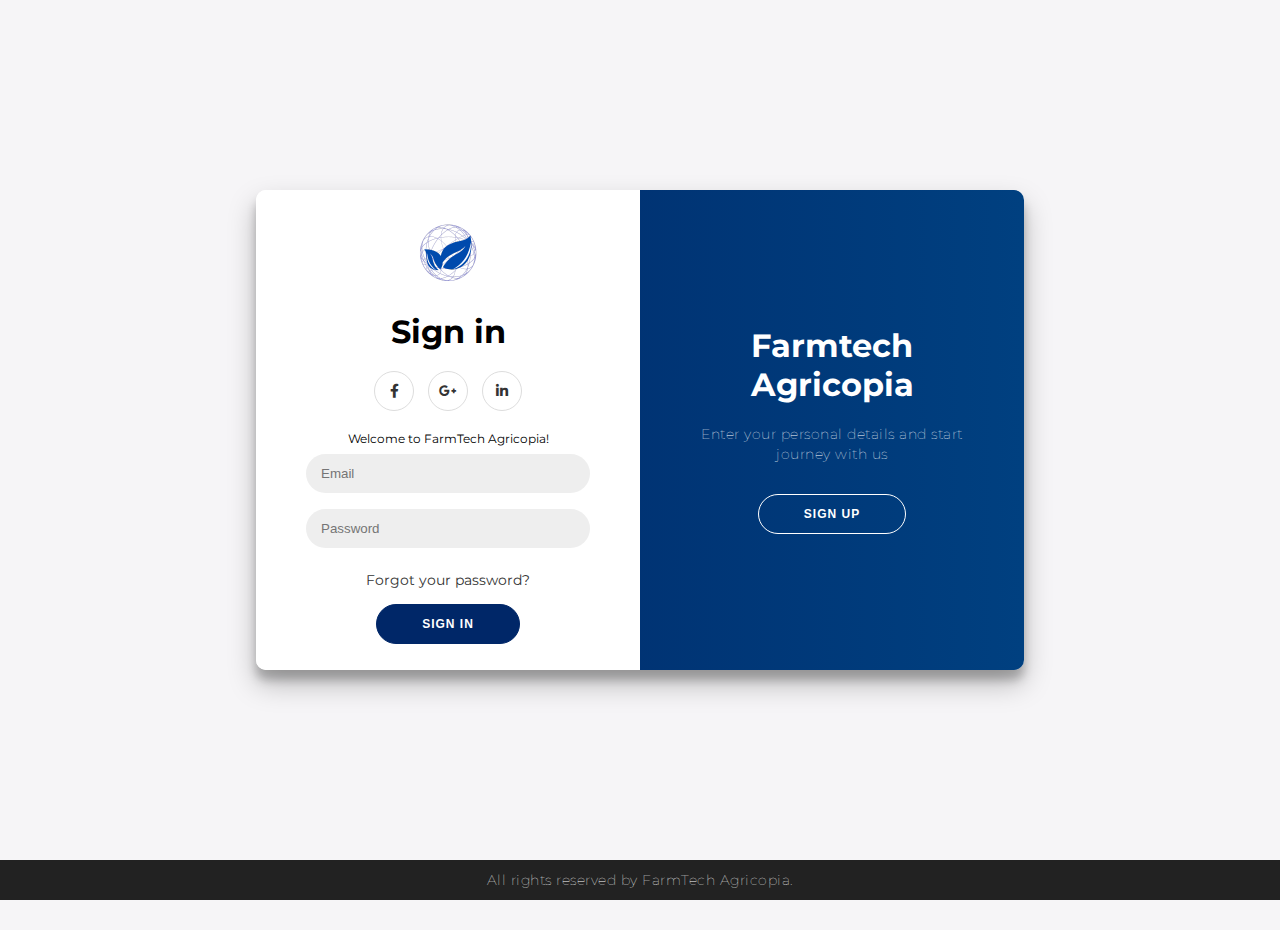
<file: index.html>
<!DOCTYPE html>
<html lang="en">
<head>
  <meta charset="UTF-8">
  <meta name="viewport" content="width=device-width, initial-scale=1.0">
  <title>Sign Up / Sign In Form - FTA</title>
  <link rel="stylesheet" href="https://cdnjs.cloudflare.com/ajax/libs/font-awesome/5.15.4/css/all.min.css">
  <link rel="icon" type="image/x-icon" href="images/ftalogo.png">
</head>
<style>
    @import url('https://fonts.googleapis.com/css?family=Montserrat:400,800');

* {
  box-sizing: border-box;
}

body {
  background: #f6f5f7;
  display: flex;
  justify-content: center;
  align-items: center;
  flex-direction: column;
  font-family: 'Montserrat', sans-serif;
  height: 100vh;
  margin: -20px 0 50px;
  padding: 0 20px;
}

h1 {
  font-weight: bold;
  margin: 0;
}

h2 {
  text-align: center;
}

p {
  font-size: 14px;
  font-weight: 100;
  line-height: 20px;
  letter-spacing: 0.5px;
  margin: 20px 0 30px;
}

span {
  font-size: 12px;
}

a {
  color: #333;
  font-size: 14px;
  text-decoration: none;
  margin: 15px 0;
}

button {
  border-radius: 20px;
  border: 1px solid #002768;
  background-color: #002768;
  color: #FFFFFF;
  font-size: 12px;
  font-weight: bold;
  padding: 12px 45px;
  letter-spacing: 1px;
  text-transform: uppercase;
  transition: transform 80ms ease-in;
}

button:active {
  transform: scale(0.95);
}

button:focus {
  outline: none;
}

button.ghost {
  background-color: transparent;
  border-color: #FFFFFF;
}

form {
  background-color: #FFFFFF;
  display: flex;
  align-items: center;
  justify-content: center;
  flex-direction: column;
  padding: 0 50px;
  height: 100%;
  text-align: center;
}

input {
  background-color: #eee;
  border: none;
  padding: 12px 15px;
  margin: 8px 0;
  width: 100%;
  border-radius: 20px;
}

.container {
  background-color: #fff;
  border-radius: 10px;
  box-shadow: 0 14px 28px rgba(0, 0, 0, 0.25),
    0 10px 10px rgba(0, 0, 0, 0.22);
  position: relative;
  overflow: hidden;
  width: 768px;
  max-width: 100%;
  min-height: 480px;
}

.form-container {
  position: absolute;
  top: 0;
  height: 100%;
  transition: all 0.6s ease-in-out;
}

.sign-in-container {
  left: 0;
  width: 50%;
  z-index: 2;
}

.container.right-panel-active .sign-in-container {
  transform: translateX(100%);
}

.sign-up-container {
  left: 0;
  width: 50%;
  opacity: 0;
  z-index: 1;
}

.container.right-panel-active .sign-up-container {
  transform: translateX(100%);
  opacity: 1;
  z-index: 5;
  animation: show 0.6s;
}

@keyframes show {
  0%,
  49.99% {
    opacity: 0;
    z-index: 1;
  }

  50%,
  100% {
    opacity: 1;
    z-index: 5;
  }
}

.overlay-container {
  position: absolute;
  top: 0;
  left: 50%;
  width: 50%;
  height: 100%;
  overflow: hidden;
  transition: transform 0.6s ease-in-out;
  z-index: 100;
}

.container.right-panel-active .overlay-container {
  transform: translateX(-100%);
}

.overlay {
  background: #002768;
  background: -webkit-linear-gradient(to right, #002768, #004080);
  background: linear-gradient(to right, #002768, #004080);
  background-repeat: no-repeat;
  background-size: cover;
  background-position: 0 0;
  color: #ffffff;
  position: relative;
  left: -100%;
  height: 100%;
  width: 200%;
  transform: translateX(0);
  transition: transform 0.6s ease-in-out;
}

.container.right-panel-active .overlay {
  transform: translateX(50%);
}

.overlay-panel {
  position: absolute;
  display: flex;
  align-items: center;
  justify-content: center;
  flex-direction: column;
  padding: 0 40px;
  text-align: center;
  top: 0;
  height: 100%;
  width: 50%;
  transform: translateX(0);
  transition: transform 0.6s ease-in-out;
}

.overlay-left {
  transform: translateX(-20%);
}

.container.right-panel-active .overlay-left {
  transform: translateX(0);
}

.overlay-right {
  right: 0;
  transform: translateX(0);
}

.container.right-panel-active .overlay-right {
  transform: translateX(20%);
}

.social-container {
  margin: 20px 0;
}

.social-container a {
  border: 1px solid #dddddd;
  border-radius: 50%;
  display: inline-flex;
  justify-content: center;
  align-items: center;
  margin: 0 5px;
  height: 40px;
  width: 40px;
}

footer {
  background-color: #222;
  color: #fff;
  font-size: 14px;
  bottom: 0;
  position: fixed;
  left: 0;
  right: 0;
  text-align: center;
  z-index: 999;
}

footer p {
  margin: 10px 0;
}

footer i {
  color: #4B60BD;
}

footer a {
  color: #3c97bf;
  text-decoration: none;
}

.logo {
  max-width: 150px;
  margin-bottom: 20px;
}

@media (max-width: 768px) {
  .container {
    width: 100%;
    min-height: 600px;
  }

  .form-container {
    width: 100%;
    left: 0;
  }

  .sign-in-container,
  .sign-up-container {
    width: 100%;
    left: 0;
  }

  .container.right-panel-active .sign-in-container {
    transform: translateX(0);
  }

  .container.right-panel-active .sign-up-container {
    transform: translateX(0);
  }

  .overlay-container {
    display: none;
  }

  .social-container {
    margin: 10px 0;
  }

  button {
    padding: 8px 20px;
    font-size: 12px;
  }

  input {
    padding: 10px;
  }

  h1 {
    font-size: 24px;
  }

  p {
    font-size: 12px;
  }

  .toggle-button {
    display: block;
    margin: 10px 0;
    cursor: pointer;
    color: #002768;
    text-decoration: underline;
  }
}

@media (min-width: 769px) {
  .toggle-button {
    display: none;
  }
}
</style>
<body>
  <div class="container" id="container">
    <div class="form-container sign-up-container">
      <form action="terms.html">
        <img src="images/ftalogo.png" alt="Logo" class="logo">
        <h1>Create Account</h1>
        <div class="social-container">
          <a href="#" class="social"><i class="fab fa-facebook-f"></i></a>
          <a href="#" class="social"><i class="fab fa-google-plus-g"></i></a>
          <a href="#" class="social"><i class="fab fa-linkedin-in"></i></a>
        </div>
        <span>Welcome to FarmTech Agricopia!</span>
        <input type="text" placeholder="Name" required />
        <input type="email" placeholder="Email" required />
        <input type="password" placeholder="Password" required />
        <button type="submit">Sign Up</button>
        <span class="toggle-button" id="toggleSignIn">Already have an account? Sign In</span>
      </form>
    </div>
    <div class="form-container sign-in-container">
      <form action="terms.html">
        <img src="images/ftalogo.png" alt="Logo" class="logo">
        <h1>Sign in</h1>
        <div class="social-container">
          <a href="#" class="social"><i class="fab fa-facebook-f"></i></a>
          <a href="#" class="social"><i class="fab fa-google-plus-g"></i></a>
          <a href="#" class="social"><i class="fab fa-linkedin-in"></i></a>
        </div>
        <span>Welcome to FarmTech Agricopia!</span>
        <input type="email" placeholder="Email" required />
        <input type="password" placeholder="Password" required />
        <a href="#">Forgot your password?</a>
        <button type="submit">Sign In</button>
        <span class="toggle-button" id="toggleSignUp">Don't have an account? Sign Up</span>
      </form>
    </div>
    <div class="overlay-container">
      <div class="overlay">
        <div class="overlay-panel overlay-left">
          <h1>Welcome Back!</h1>
          <p>To keep connected with us please login with your personal info</p>
          <button class="ghost" id="signIn">Sign In</button>
        </div>
        <div class="overlay-panel overlay-right">
          <h1>Farmtech Agricopia</h1>
          <p>Enter your personal details and start journey with us</p>
          <button class="ghost" id="signUp">Sign Up</button>
        </div>
      </div>
    </div>
  </div>

  <div class="footer-container">
    <footer>
      <p>
          All rights reserved by FarmTech Agricopia.
      </p>
    </footer>
  </div>

</body>
<script>
    const signUpButton = document.getElementById('signUp');
    const signInButton = document.getElementById('signIn');
    const container = document.getElementById('container');
    const toggleSignIn = document.getElementById('toggleSignIn');
    const toggleSignUp = document.getElementById('toggleSignUp');

    signUpButton.addEventListener('click', () => {
        container.classList.add("right-panel-active");
    });

    signInButton.addEventListener('click', () => {
        container.classList.remove("right-panel-active");
    });

    toggleSignIn.addEventListener('click', () => {
        container.classList.remove("right-panel-active");
    });

    toggleSignUp.addEventListener('click', () => {
        container.classList.add("right-panel-active");
    });
</script>
</html>
</file>
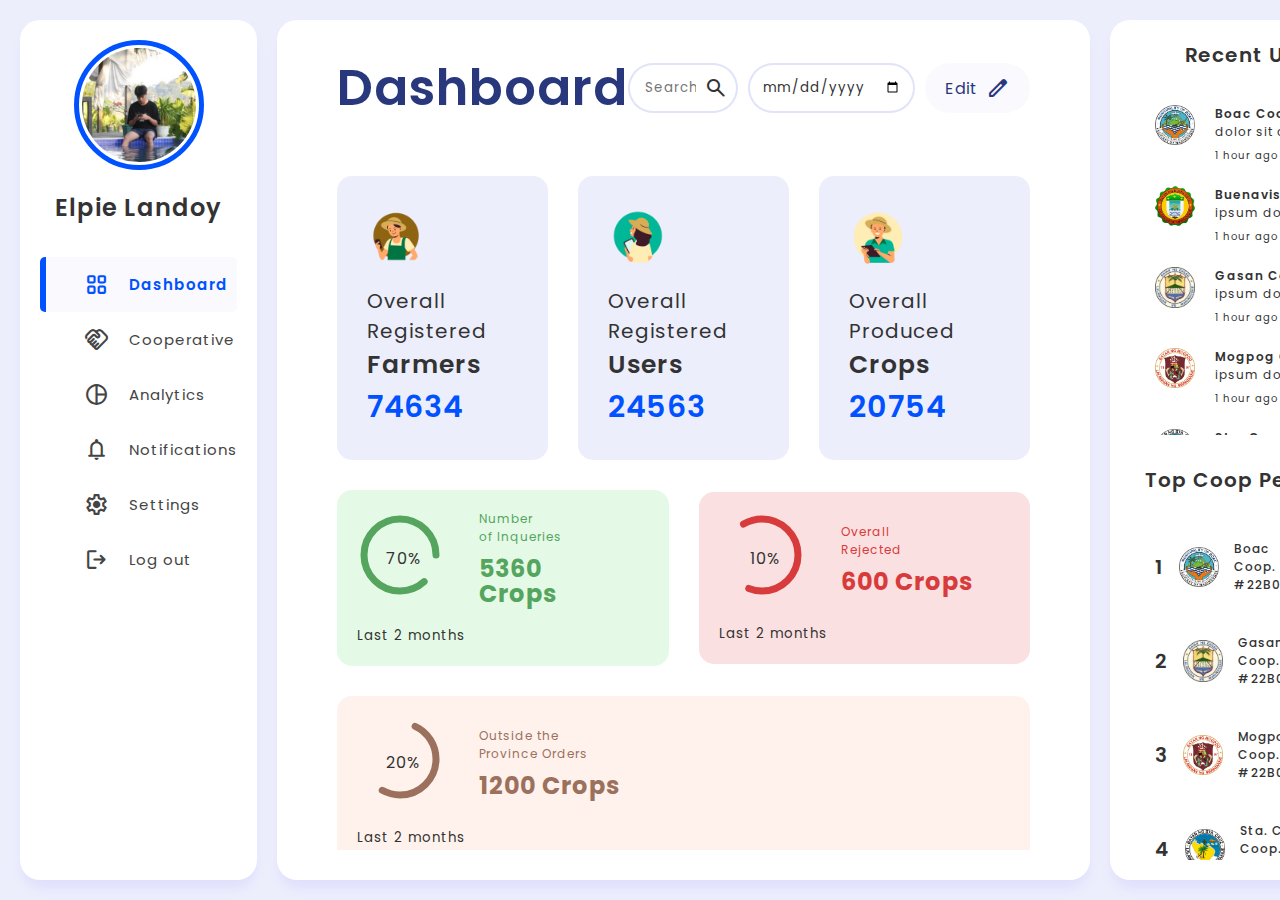
<file: dashboard.html>
<!DOCTYPE html>
<html lang="en">
<head>
    <meta charset="UTF-8">
    <meta name="viewport" content="width=device-width, initial-scale=1.0">
    <link rel="stylesheet" href="https://fonts.googleapis.com/css2?family=Material+Symbols+Rounded:opsz,wght,FILL,GRAD@20..48,100..700,0..1,-50..200" />
    <link rel="stylesheet" href="design.css">
    <link rel="icon" type="image/x-icon" href="images/ftalogo.png">
    <link rel="stylesheet" href="https://lucide.dev/icons/">

    <title>Dashboard - FTA</title>
</head>
<body>
    <!-- Navigational Bar -->
    <span class="material-symbols-rounded menu" onclick="showMenu()">menu</span> 
    <div class="sidebar">
       

        <!-- User Profile -->
        <div class="user">
            <img class="profile-pic" src="images/profile.png" alt="">
            <h2 id="name">Elpie Landoy</h2>
        </div>

        <!-- Controls -->
        <div class="controls" id = "psidebar">
            <a href="dashboard.html" class="active"><span class="material-symbols-rounded active-icon">grid_view</span><p>Dashboard</p></a>
            <a href="webpages/cooperative.html"><span class="material-symbols-rounded ">handshake</span><p>Cooperative</p></a>
            <a href="webpages/analytics.html"><span class="material-symbols-rounded">pie_chart</span><p>Analytics</p></a>
            <a href="webpages/notification.html"><span class="material-symbols-rounded">notifications</span><p>Notifications</p></a>
            <!-- <a href="#"><span class="material-symbols-rounded">chat</span><p>Messages</p><p id="count">10</p></a> -->
            <a href="#"><span class="material-symbols-rounded">settings</span><p>Settings</p></a>
            <a href="index.html"><span class="material-symbols-rounded">logout</span><p>Log out</p></a>
        </div>
    </div>
    <div class="psidebar" id="sidebar">
        <!-- Logo -->
        <span class="material-symbols-rounded hide"  onclick="hideMenu()">close</span>
        <div class="user">
            <img class="profile-pic" src="images/profile.png" alt="">
            <h2 id="name">Elpie Landoy</h2>
        </div>
        <!-- Controls -->
        <div class="controls">
            <a href="dashboard.html" class="active"><span class="material-symbols-rounded active-icon">grid_view</span><p>Dashboard</p></a>
            <a href="webpages/cooperative.html"><span class="material-symbols-rounded ">handshake</span><p>Cooperative</p></a>
            <a href="webpages/analytics.html"><span class="material-symbols-rounded">pie_chart</span><p>Analytics</p></a>
            <a href="webpages/notification.html"><span class="material-symbols-rounded">notifications</span><p>Notifications</p></a>
            <a href="#"><span class="material-symbols-rounded">settings</span><p>Settings</p></a>
            <a href="index.html"><span class="material-symbols-rounded">logout</span><p>Log out</p></a>
        </div>
    </div>
        <!-- Main Content -->
        <div class="container">
            <!-- Head -->
            <div class="head">
                <h1>Dashboard</h1>
                <div class="head-control">
                    <div class="search">
                        <input type="text" placeholder="Search">
                        <span class="material-symbols-rounded">search</span>
                    </div>
                    <input id="date" type="date">
                    <a><p>Edit</p><span class="material-symbols-rounded">edit</span></a>
                    <!-- <a id="backBtn"><span class="material-symbols-rounded">arrow_back</span></a> -->
                </div>
            </div>
    
            <!-- Content -->
            <div class="analytics">
                <div class="coop-summary">
                    <div class="farmers">
                        <img src="images/1.png" alt="" >
                        <div>
                            <p>Overall Registered<br><span class="highlight">Farmers</span></p>
                            <h2>74634</h2>
                        </div>
                    </div>
        
                    <div class="total-users">
                        <img src="images/2.png" alt="" >
                        <div>
                            <p>Overall Registered<br><span class="highlight">Users</span></p>
                            <h2>24563</h2>
                        </div>
                    </div>
        
                    <div class="totalx">
                        <img src="images/3.png" alt="">
                        <div>
                            <p>Overall Produced<br><span class="highlight">Crops</span></p>
                            <h2>20754</h2> 
                        </div>
    
                    </div>
                </div>
                
    
                <div class="insights">
                    <div class="healthy">
                        <div class="middle">
                            <div class="progress">
                                <svg>
                                    <circle cx="38" cy="38" r="36"></circle>
                                </svg>
                                <div class="number">
                                    <p>70%</p>
                                </div>
                            </div>
                            <div class="right">
                                <h3>Number<br>of Inqueries</h3>
                                <h2><span id="count-carabao">5360</span><br>Crops</h2>
                            </div>
                        </div>
                        <small class="text-muted">Last 2 months</small>
                    </div>
    
                    <div class="unhealthy">
                        <div class="middle">
                            <div class="progress">
                                <svg>
                                    <circle cx="38" cy="38" r="36"></circle>
                                </svg>
                                <div class="number">
                                    <p>10%</p>
                                </div>
                            </div>
                            <div class="right">
                                <h3>Overall<br>Rejected</h3>
                                <h2><span id="count-carabao">600</span> Crops</h2>
                            </div>
                        </div>
                        <small class="text-muted">Last 2 months</small>
                    </div>
    
                    <div class="under-observation">
                        <div class="middle">
                            <div class="progress">
                                <svg>
                                    <circle cx="38" cy="38" r="36"></circle>
                                </svg>
                                <div class="number">
                                    <p>20%</p>
                                </div>
                            </div>
                            <div class="right">
                                <h3>Outside the<br>Province Orders</h3>
                                <h2><span id="count-carabao">1200</span> Crops</h2>
                            </div>
                        </div>
                        <small class="text-muted">Last 2 months</small>
                    </div>
                </div>
    
                <div class="registeredCoop">
                    <div class="co-op">
                        <h2>Registered Coops</h2>
                        <div class="box">
                            <div class="coops"><img src="images/Coop profile/boac.png" width="50px"><h3 value="Philippine">Boac Coop.</h3><p>30%</p></div>
                            <div class="coops"><img src="images/Coop profile/gasan.png" width="50px"><h3 value="Murrah">Gasan Coop.</h3><p>10%</p></div>
                            <div class="coops"><img src="images/Coop profile/buenavista.png" width="50px"><h3 value="Nelore">Buenavista Coop.</h3><p>15%</p></div>
                            <div class="coops"><img src="images/Coop profile/mogpog.png" width="50px"><h3 value="Jafarabadi">Mogpog Coop.</h3><p>15%</p></div>
                            <div class="coops"><img src="images/Coop profile/sta.cruz.png" width="50px"><h3 value="Pandharpuri">Sta. Cruz Coop</h3><p>20%</p></div>
                            <div class="coops"><img src="images/Coop profile/torrijos.png" width="50px"><h3 value="Pandharpuri">Torrijos Coop.</h3><p>10%</p></div>
                        </div>
                    </div>
                    <div class="cropx">
                        <h2>Top Crop Orders</h2>
                        <div class="box">
                            <div class="corn"><img src="images/5.png" width="100px"><h3>Corn</h3><p>78%</p></div>
                            <div class="copra"><img src="images/4.png" width="100px"><h3>Copra</h3><p>22%</p></div>
                        </div>
                    </div>
                </div>
            </div>
        </div>
        <aside>
            <div class="recent-updates">
                <h2>Recent Updates</h2>
                <div class="recUp-con">
                    <div class="recUp">
                        <img src="images/Coop profile/boac.png" alt="" width="110px">
                        <div class="recUp-details">
                            <p><span id="up-name">Boac Coop. </span> Lorem ipsum dolor sit amet.</p>
                            <small id="time">1 hour ago</small>
                        </div>
                    </div>
                    
                    <div class="recUp">
                        <img src="images/Coop profile/buenavista.png" alt="" width="110px">
                        <div class="recUp-details">
                            <p><span id="up-name">Buenavista Coop. </span> Lorem ipsum dolor sit amet.</p>
                            <small id="time">1 hour ago</small>
                        </div>
                    </div>
    
                    <div class="recUp">
                        <img src="images/Coop profile/gasan.png" alt="" width="110px">
                        <div class="recUp-details">
                            <p><span id="up-name">Gasan Coop. </span> Lorem ipsum dolor sit amet.</p>
                            <small id="time">1 hour ago</small>
                        </div>
                    </div>
    
                    <div class="recUp">
                        <img src="images/Coop profile/mogpog.png" alt="" width="110px">
                        <div class="recUp-details">
                            <p><span id="up-name">Mogpog Coop. </span> Lorem ipsum dolor sit amet.</p>
                            <small id="time">1 hour ago</small>
                        </div>
                    </div>
    
                    <div class="recUp">
                        <img src="images/Coop profile/sta.cruz.png" alt="" width="110px">
                        <div class="recUp-details">
                            <p><span id="up-name">Sta. Cruz Coop. </span> Lorem ipsum dolor sit amet.</p>
                            <small id="time">1 hour ago</small>
                        </div>
                    </div>
    
                    <div class="recUp">
                        <img src="images/Coop profile/torrijos.png" alt="" width="110px">
                        <div class="recUp-details">
                            <p><span id="up-name">Torrijos Coop. </span> Lorem ipsum dolor sit amet.</p>
                            <small id="time">1 hour ago</small>
                        </div>
                    </div>
                </div>
            </div>
    
    
            <div class="top-milk">
                <h2>Top Coop Performance</h2>
                <div class="recUp-con">
                    <div class="recUp top-performer">
                        <h1 id="rank">1</h1>
                        <img src="images/Coop profile/boac.png" alt="" width="110px">
                        <div class="recUp-details  coopDetails">
                            <div class="name-id">
                                <p id="coop-name">Boac Coop.</p>
                                <p id="coop-id">#22B0933</p>
                            </div>
                            <div class="performance">
                                <span class="material-symbols-rounded">trending_up</span>
                                <h4 id="coop-rate">89.90%</h4>
                            </div>
                        </div>
                    </div>
    
                    <div class="recUp top-performer">
                        <h1 id="rank">2</h1>
                        <img src="images/Coop profile/gasan.png" alt="" width="110px">
                        <div class="recUp-details  coopDetails">
                            <div class="name-id">
                                <p id="coop-name">Gasan Coop.</p>
                                <p id="coop-id">#22B0933</p>
                            </div>
                            <div class="performance">
                                <span class="material-symbols-rounded">trending_up</span>
                                <h4 id="coop-rate">85.56%</h4>
                            </div>
                        </div>
                    </div>
    
                    <div class="recUp top-performer">
                        <h1 id="rank">3</h1>
                        <img src="images/Coop profile/mogpog.png" alt="" width="110px">
                        <div class="recUp-details  coopDetails">
                            <div class="name-id">
                                <p id="coop-name">Mogpog Coop.</p>
                                <p id="coop-id">#22B0933</p>
                            </div>
                            <div class="performance">
                                <span class="material-symbols-rounded">trending_up</span>
                                <h4 id="coop-rate">83.82%</h4>
                            </div>
                        </div>
                    </div>
    
                    <div class="recUp top-performer">
                        <h1 id="rank">4</h1>
                        <img src="images/Coop profile/sta.cruz.png" alt="" width="110px">
                        <div class="recUp-details  coopDetails">
                            <div class="name-id">
                                <p id="coop-name">Sta. Cruz Coop.</p>
                                <p id="coop-id">#22B0933</p>
                            </div>
                            <div class="performance">
                                <span class="material-symbols-rounded">trending_up</span>
                                <h4 id="coop-rate">81.39%</h4>
                            </div>
                        </div>
                    </div>
                </div>
            </div>
        </aside>
    <script src="script.js"></script>
</body>
</html>
</file>
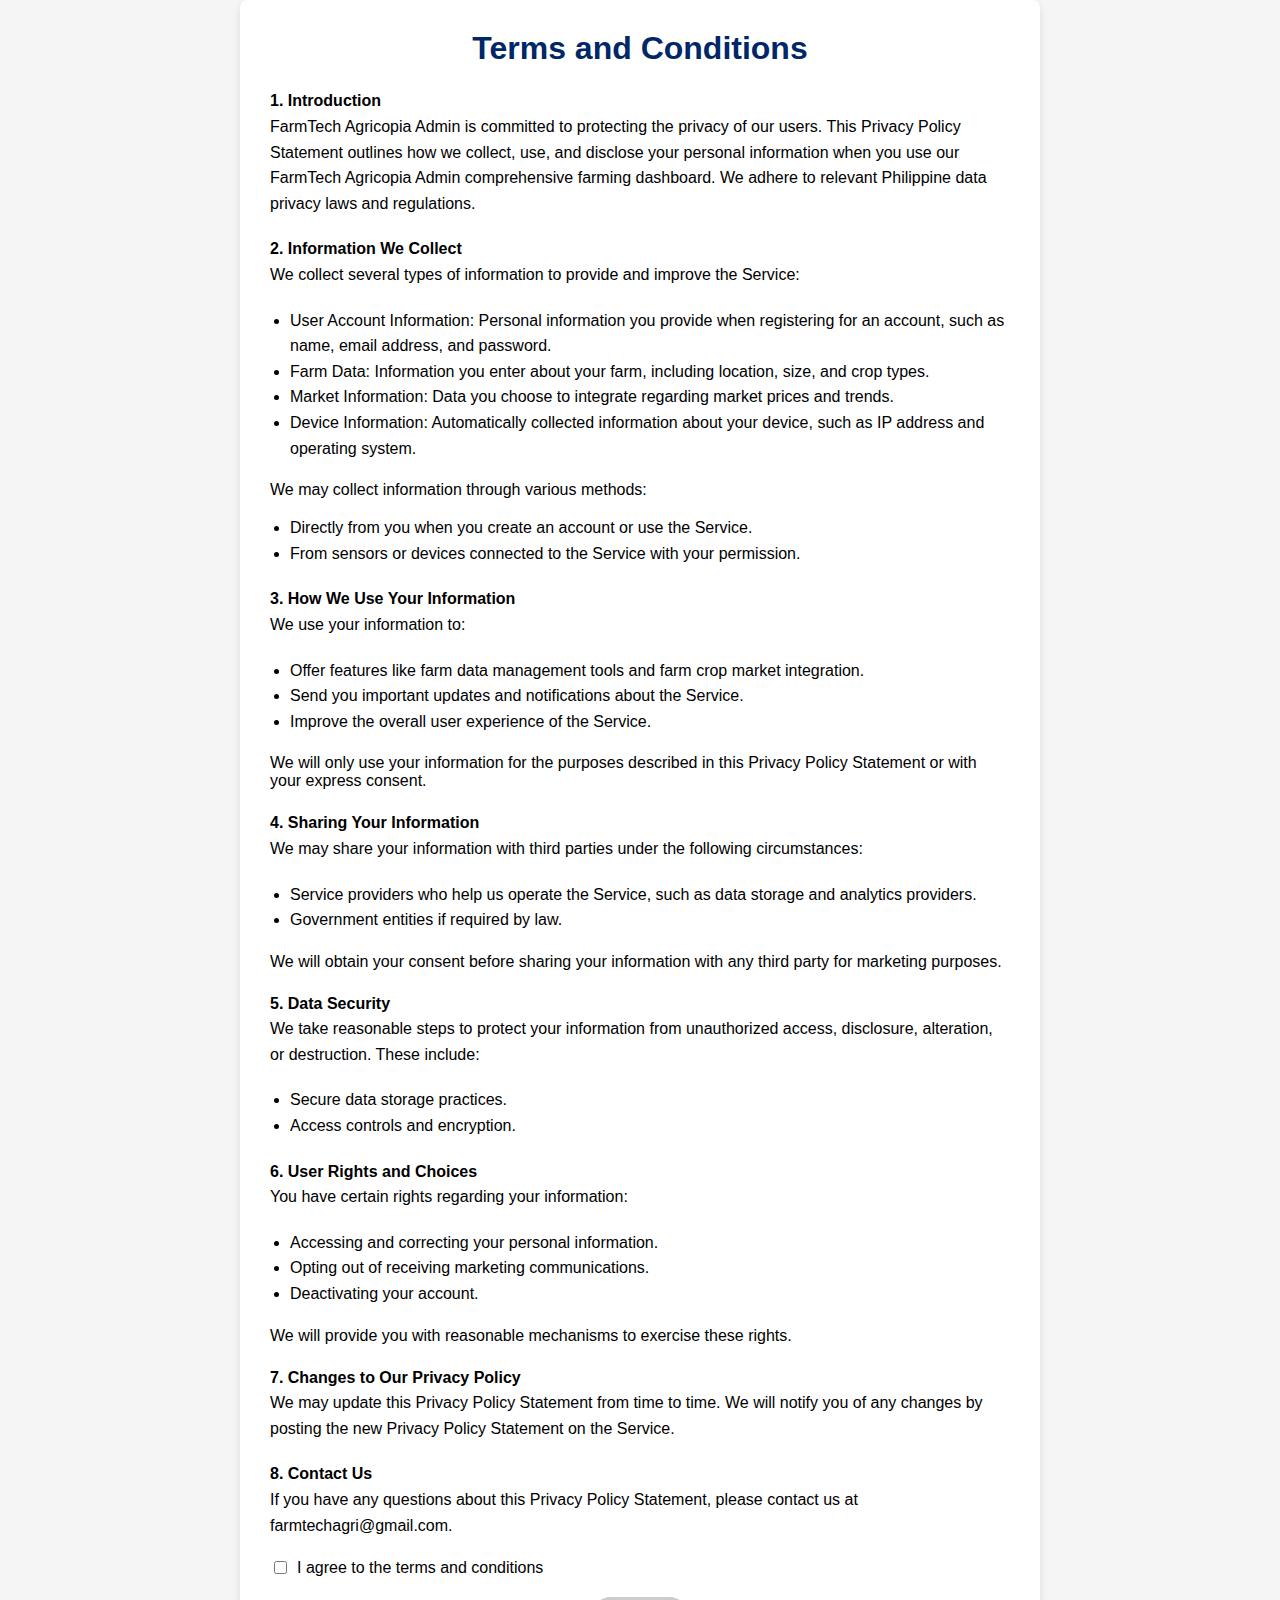
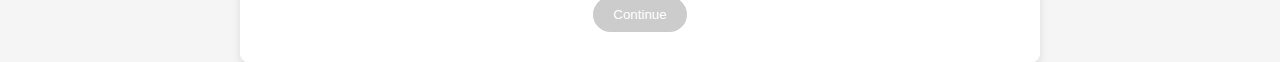
<file: terms.html>
<!DOCTYPE html>
<html lang="en">
<head>
    <meta charset="UTF-8">
    <meta name="viewport" content="width=device-width, initial-scale=1.0">
    <title>Terms and Conditions</title>
    <link rel="icon" type="image/x-icon" href="images/ftalogo.png">
    <style>
        body {
            font-family: Arial, sans-serif;
            margin: 0;
            padding: 0;
            background-color: #f5f5f5;
            display: flex;
            justify-content: center;
            align-items: center;
            min-height: 100vh;
        }

        .container {
            background-color: #fff;
            padding: 30px;
            border-radius: 8px;
            box-shadow: 0 4px 8px rgba(0, 0, 0, 0.1);
            max-width: 800px;
            width: 100%;
            box-sizing: border-box;
        }

        h1 {
            color: #002768;
            margin-top: 0;
            text-align: center;
        }

        p, ul {
            line-height: 1.6;
            margin-bottom: 20px;
        }

        ul {
            padding-left: 20px;
        }

        .terms-container {
            display: flex;
            align-items: center;
            margin-bottom: 20px;
        }

        .terms-container input {
            margin-right: 10px;
        }

        button {
            display: block;
            background-color: #002768;
            color: #fff;
            border: none;
            padding: 10px 20px;
            border-radius: 20px;
            cursor: pointer;
            transition: background-color 0.3s;
            margin: 0 auto;
        }

        button:hover {
            background-color: #0056b3;
        }

        button:disabled {
            background-color: #cccccc;
            cursor: not-allowed;
        }

        /* Responsive styles */
        @media (max-width: 600px) {
            body {
                padding: 20px;
            }

            .container {
                padding: 20px;
            }

            h1 {
                font-size: 24px;
            }

            p, ul {
                font-size: 16px;
            }

            ul {
                padding-left: 15px;
            }

            .terms-container {
                flex-direction: column;
                align-items: flex-start;
            }

            .terms-container label {
                margin-top: 10px;
            }

            button {
                width: 100%;
                padding: 15px;
                font-size: 16px;
                border-radius: 20px;
            }
        }
    </style>
</head>
<body>
    <div class="container">
        <h1>Terms and Conditions</h1>
        <p><strong>1. Introduction</strong><br>
        FarmTech Agricopia Admin is committed to protecting the privacy of our users. This Privacy Policy Statement outlines how we collect, use, and disclose your personal information when you use our FarmTech Agricopia Admin comprehensive farming dashboard. We adhere to relevant Philippine data privacy laws and regulations.</p>

        <p><strong>2. Information We Collect</strong><br>
        We collect several types of information to provide and improve the Service:
        <ul>
            <li>User Account Information: Personal information you provide when registering for an account, such as name, email address, and password.</li>
            <li>Farm Data: Information you enter about your farm, including location, size, and crop types.</li>
            <li>Market Information: Data you choose to integrate regarding market prices and trends.</li>
            <li>Device Information: Automatically collected information about your device, such as IP address and operating system.</li>
        </ul>
        We may collect information through various methods:
        <ul>
            <li>Directly from you when you create an account or use the Service.</li>
            <li>From sensors or devices connected to the Service with your permission.</li>
        </ul></p>

        <p><strong>3. How We Use Your Information</strong><br>
        We use your information to:
        <ul>
            <li>Offer features like farm data management tools and farm crop market integration.</li>
            <li>Send you important updates and notifications about the Service.</li>
            <li>Improve the overall user experience of the Service.</li>
        </ul>
        We will only use your information for the purposes described in this Privacy Policy Statement or with your express consent.</p>

        <p><strong>4. Sharing Your Information</strong><br>
        We may share your information with third parties under the following circumstances:
        <ul>
            <li>Service providers who help us operate the Service, such as data storage and analytics providers.</li>
            <li>Government entities if required by law.</li>
        </ul>
        We will obtain your consent before sharing your information with any third party for marketing purposes.</p>

        <p><strong>5. Data Security</strong><br>
        We take reasonable steps to protect your information from unauthorized access, disclosure, alteration, or destruction. These include:
        <ul>
            <li>Secure data storage practices.</li>
            <li>Access controls and encryption.</li>
        </ul></p>

        <p><strong>6. User Rights and Choices</strong><br>
        You have certain rights regarding your information:
        <ul>
            <li>Accessing and correcting your personal information.</li>
            <li>Opting out of receiving marketing communications.</li>
            <li>Deactivating your account.</li>
        </ul>
        We will provide you with reasonable mechanisms to exercise these rights.</p>

        <p><strong>7. Changes to Our Privacy Policy</strong><br>
        We may update this Privacy Policy Statement from time to time. We will notify you of any changes by posting the new Privacy Policy Statement on the Service.</p>

        <p><strong>8. Contact Us</strong><br>
        If you have any questions about this Privacy Policy Statement, please contact us at farmtechagri@gmail.com.</p>

        <div class="terms-container">
            <input type="checkbox" id="termsCheckbox">
            <label for="termsCheckbox">I agree to the terms and conditions</label>
        </div>
        <button id="acceptButton" disabled>Continue</button>
    </div>
    <script>
        const termsCheckbox = document.getElementById('termsCheckbox');
        const acceptButton = document.getElementById('acceptButton');

        termsCheckbox.addEventListener('change', function() {
            acceptButton.disabled = !termsCheckbox.checked;
        });

        acceptButton.addEventListener('click', function() {
            window.location.href = 'dashboard.html';
        });
    </script>
</body>
</html>
</file>
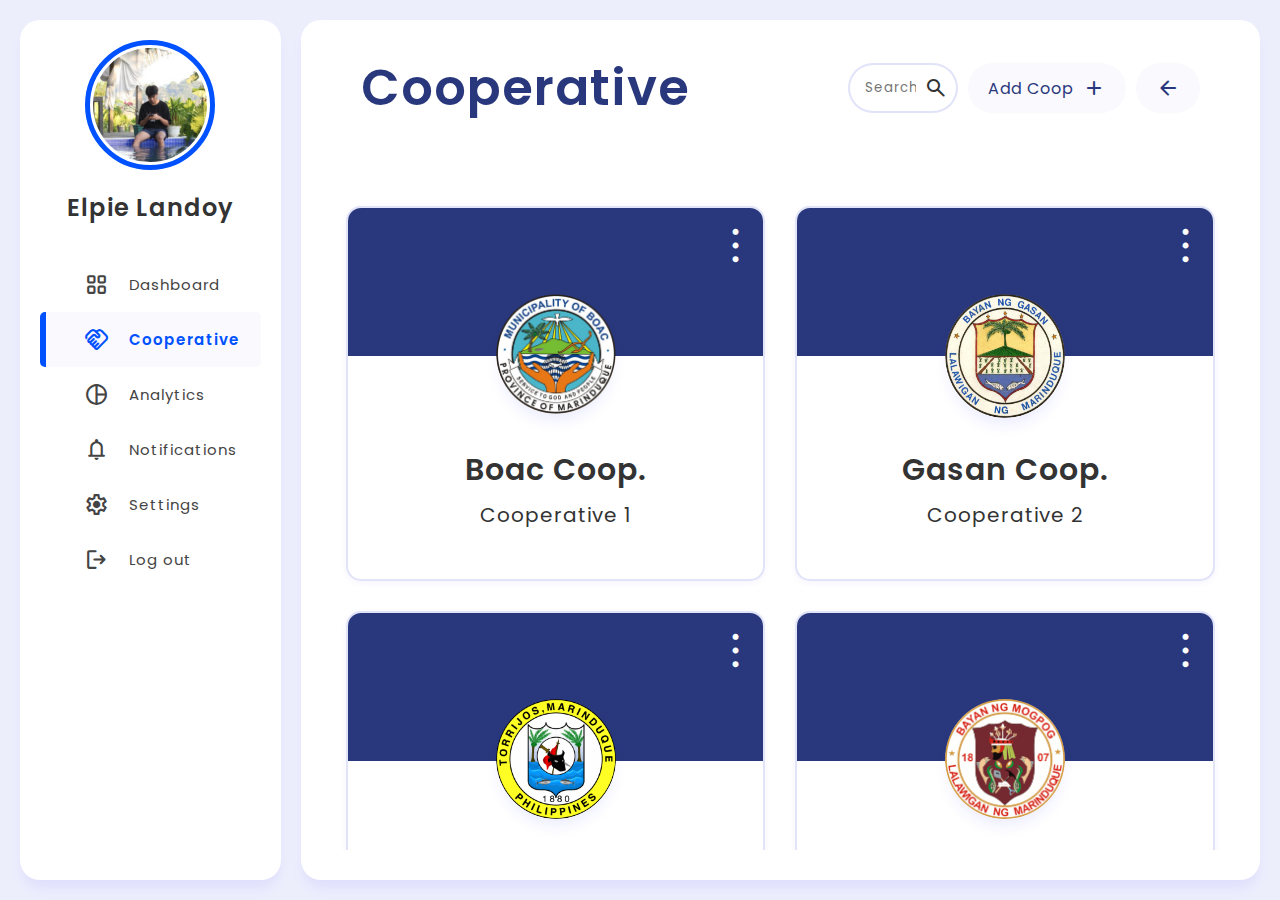
<file: webpages/cooperative.html>
<!DOCTYPE html>
<html lang="en">
<head>
    <meta charset="UTF-8">
    <meta name="viewport" content="width=device-width, initial-scale=1.0">
    <link rel="stylesheet" href="https://fonts.googleapis.com/css2?family=Material+Symbols+Rounded:opsz,wght,FILL,GRAD@20..48,100..700,0..1,-50..200" />
    <link rel="stylesheet" href="../design.css">
    <link rel="icon" type="image/x-icon" href="../images/ftalogo.png">
    <link rel="stylesheet" href="https://lucide.dev/icons/">

    <title>Dashboard - FTA</title>
</head>
<body>
    <!-- Navigational Bar -->
    <span class="material-symbols-rounded menu" onclick="showMenu()">menu</span> 
    <div class="sidebar">
        <!-- Logo -->
       

        <!-- User Profile -->
        <div class="user">
            <img class="profile-pic" src="../images/profile.png" alt="">
            <h2 id="name">Elpie Landoy</h2>
        </div>

        <!-- Controls -->
        <div class="controls" id = "psidebar">
            <a href="../dashboard.html"><span class="material-symbols-rounded">grid_view</span><p>Dashboard</p></a>
            <a href="cooperative.html" class="active"><span class="material-symbols-rounded active-icon">handshake</span><p>Cooperative</p></a>
            <a href="analytics.html"><span class="material-symbols-rounded">pie_chart</span><p>Analytics</p></a>
            <a href="notification.html"><span class="material-symbols-rounded">notifications</span><p>Notifications</p></a>
            <!-- <a href="#"><span class="material-symbols-rounded">chat</span><p>Messages</p><p id="count">10</p></a> -->
            <a href="#"><span class="material-symbols-rounded">settings</span><p>Settings</p></a>
            <a href="../index.html"><span class="material-symbols-rounded">logout</span><p>Log out</p></a>
        </div>
    </div>
    <div class="psidebar" id="sidebar">
        <!-- Logo -->
        <span class="material-symbols-rounded hide"  onclick="hideMenu()">close</span>
        <div class="user">
            <img class="profile-pic" src="../images/profile.png" alt="">
            <h2 id="name">Elpie Landoy</h2>
        </div>
        <!-- Controls -->
        <div class="controls">
            <a href="../dashboard.html"><span class="material-symbols-rounded">grid_view</span><p>Dashboard</p></a>
            <a href="cooperative.html" class="active"><span class="material-symbols-rounded active-icon">handshake</span><p>Cooperative</p></a>
            <a href="analytics.html"><span class="material-symbols-rounded">pie_chart</span><p>Analytics</p></a>
            <a href="notification.html"><span class="material-symbols-rounded">notifications</span><p>Notifications</p></a>
            <!-- <a href="#"><span class="material-symbols-rounded">chat</span><p>Messages</p><p id="count">10</p></a> -->
            <a href="#"><span class="material-symbols-rounded">settings</span><p>Settings</p></a>
            <a href="../index.html"><span class="material-symbols-rounded">logout</span><p>Log out</p></a>
        </div>
    </div>        
     <!-- Main Content -->
     <div class="container">
        <!-- Head -->
        <div class="head">
            <h1>Cooperative</h1>
            <div class="head-control">
                <div class="search">
                    <input type="text" placeholder="Search">
                    <span class="material-symbols-rounded">search</span>
                </div>
                <a href="add-coop.html"><p>Add Coop</p><span class="material-symbols-rounded">add</span></a>
                <a id="backBtn"><span class="material-symbols-rounded">arrow_back</span></a>
            </div>
        </div>


        <!-- Content -->
        <br> 
        <div class="content">
            <a href="coop/coop.html" class="coop-con">
                <div class="color">
                    <span class="material-symbols-rounded">more_vert</span>
                </div>
                <img class="coop-profile" src="../images/Coop profile/boac.png">
                <div class="coop-details">
                    <h2>Boac Coop.</h2>
                    <h3>Cooperative 1</h3>
                </div>
            </a>

            <a href="#" class="coop-con">
                <div class="color">
                    <span class="material-symbols-rounded">more_vert</span>
                </div>
                <img class="coop-profile" src="../images/Coop profile/gasan.png">
                <div class="coop-details">
                    <h2>Gasan Coop.</h2>
                    <h3>Cooperative 2</h3>
                </div>
            </a>

            <a href="#" class="coop-con">
                <div class="color">
                    <span class="material-symbols-rounded">more_vert</span>
                </div>
                <img class="coop-profile" src="../images/Coop profile/torrijos.png">
                <div class="coop-details">
                    <h2>Torrijos Coop.</h2>
                    <h3>Cooperative 3</h3>
                </div>
            </a>

            <a href="#" class="coop-con">
                <div class="color">
                    <span class="material-symbols-rounded">more_vert</span>
                </div>
                <img class="coop-profile" src="../images/Coop profile/mogpog.png">
                <div class="coop-details">
                    <h2>Mogpog Coop.</h2>
                    <h3>Cooperative 4</h3>
                </div>
            </a>

            <a href="#" class="coop-con">
                <div class="color">
                    <span class="material-symbols-rounded">more_vert</span>
                </div>
                <img class="coop-profile" src="../images/Coop profile/buenavista.png">
                <div class="coop-details">
                    <h2>Buenavista Coop.</h2>
                    <h3>Cooperative 5</h3>
                </div>
            </a>

            <a href="#" class="coop-con">
                <div class="color">
                    <span class="material-symbols-rounded">more_vert</span>
                </div>
                <img class="coop-profile" src="../images/Coop profile/sta.cruz.png">
                <div class="coop-details">
                    <h2>Sta. Cruz Coop.</h2>
                    <h3>Cooperative 6</h3>
                </div>
            </a>


        </div>
    </div>


    <script src="../script.js"></script>
</body>
</html>
</file>
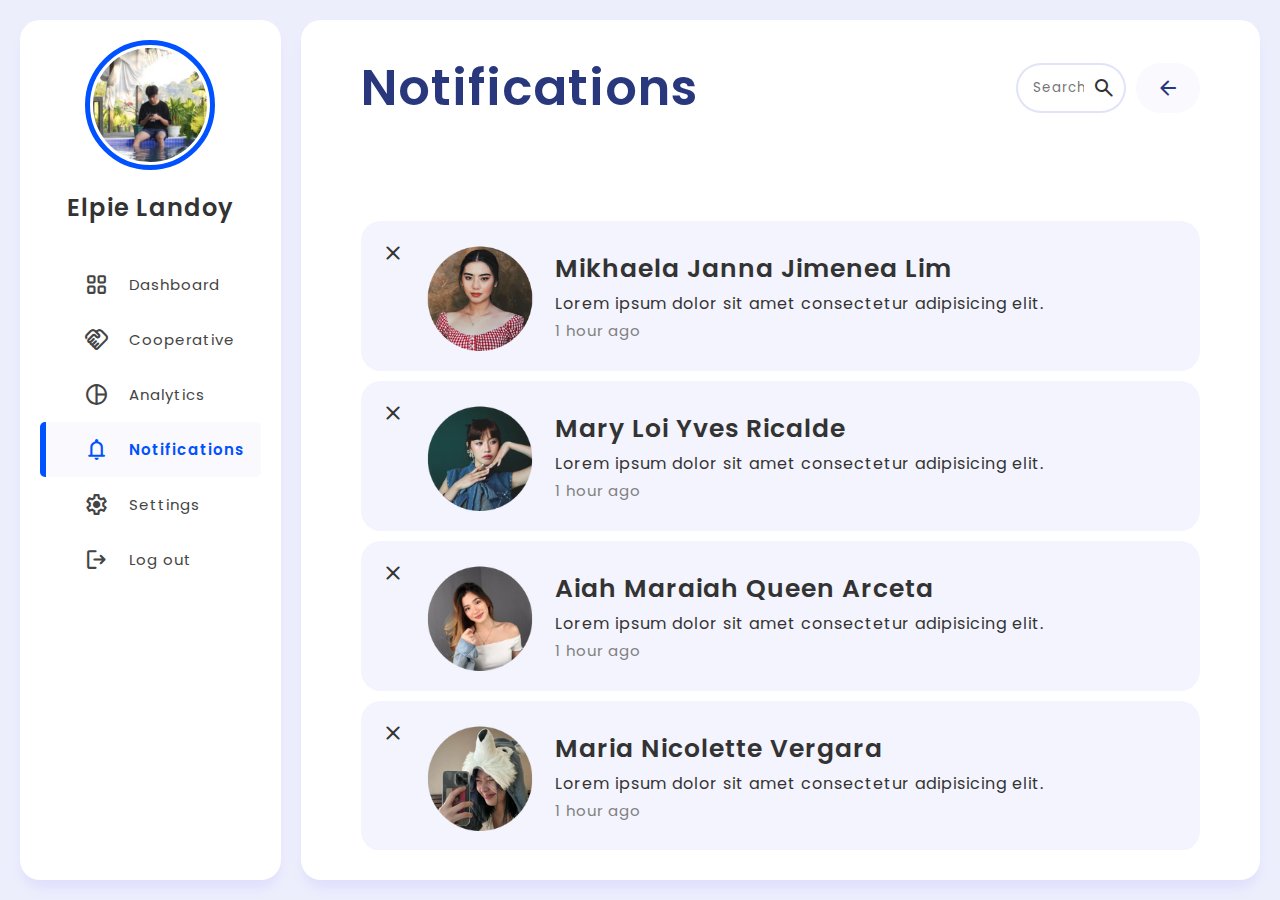
<file: webpages/notification.html>
<!DOCTYPE html>
<html lang="en">
<head>
    <meta charset="UTF-8">
    <meta name="viewport" content="width=device-width, initial-scale=1.0">
    <link rel="stylesheet" href="https://fonts.googleapis.com/css2?family=Material+Symbols+Rounded:opsz,wght,FILL,GRAD@20..48,100..700,0..1,-50..200" />
    <link rel="stylesheet" href="../design.css">
    <link rel="icon" type="image/x-icon" href="../images/ftalogo.png">
    <link rel="stylesheet" href="https://lucide.dev/icons/">

    <title>Dashboard - FTA</title>
</head>
<body>
    <!-- Navigational Bar -->
    <span class="material-symbols-rounded menu" onclick="showMenu()">menu</span> 
    <div class="sidebar">
        <!-- Logo -->
       

        <!-- User Profile -->
        <div class="user">
            <img class="profile-pic" src="../images/profile.png" alt="">
            <h2 id="name">Elpie Landoy</h2>
        </div>

        <!-- Controls -->
        <div class="controls" id = "psidebar">
            <a href="../dashboard.html"><span class="material-symbols-rounded">grid_view</span><p>Dashboard</p></a>
            <a href="cooperative.html"><span class="material-symbols-rounded">handshake</span><p>Cooperative</p></a>
            <a href="analytics.html"><span class="material-symbols-rounded">pie_chart</span><p>Analytics</p></a>
            <a href="notification.html"class="active"><span class="material-symbols-rounded active-icon">notifications</span><p>Notifications</p></a>
            <a href="#"><span class="material-symbols-rounded">settings</span><p>Settings</p></a>
            <a href="../index.html"><span class="material-symbols-rounded">logout</span><p>Log out</p></a>
        </div>
    </div>
    <div class="psidebar" id="sidebar">
        <!-- Logo -->
        <span class="material-symbols-rounded hide"  onclick="hideMenu()">close</span>
        <div class="user">
            <img class="profile-pic" src="../images/profile.png" alt="">
            <h2 id="name">Elpie Landoy</h2>
        </div>
        <!-- Controls -->
        <div class="controls">
            <a href="../dashboard.html"><span class="material-symbols-rounded">grid_view</span><p>Dashboard</p></a>
            <a href="cooperative.html" ><span class="material-symbols-rounded ">handshake</span><p>Cooperative</p></a>
            <a href="analytics.html"><span class="material-symbols-rounded">pie_chart</span><p>Analytics</p></a>
            <a href="notification.html" class="active"><span class="material-symbols-rounded active-icon">notifications</span><p>Notifications</p></a>
            <a href="#"><span class="material-symbols-rounded">settings</span><p>Settings</p></a>
            <a href="../index.html"><span class="material-symbols-rounded">logout</span><p>Log out</p></a>
        </div>
    </div>        
     <!-- Main Content -->
     <div class="container">
        <!-- Head -->
        <div class="head">
            <h1>Notifications</h1>
            <div class="head-control">
                <div class="search">
                    <input type="text" placeholder="Search">
                    <span class="material-symbols-rounded">search</span>
                </div>
                <a id="backBtn"><span class="material-symbols-rounded">arrow_back</span></a>
            </div>
        </div>
        
        <!-- Content --><br>
        
                <div class="notification">
                    <div class="notif">
                        <button type="button" id="close" class="close-button"><span class="material-symbols-rounded">close</span></button>
                        <img src="../images/pfp.png" alt="" width="110px">
                        <div class="notif-details">
                            <h3 id="coop-name">Mikhaela Janna Jimenea Lim</h3>
                            <p>Lorem ipsum dolor sit amet consectetur adipisicing elit.</p>
                            <p id="time">1 hour ago</p>
                        </div>
                    </div>

                    <div class="notif">
                        <button type="button" id="close"><span class="material-symbols-rounded">close</span></button>
                        <img src="../images/pfp1.png" alt="" width="110px">
                        <div class="notif-details">
                            <h3 id="coop-name">Mary Loi Yves Ricalde</h3>
                            <p>Lorem ipsum dolor sit amet consectetur adipisicing elit.</p>
                            <p id="time">1 hour ago</p>
                        </div>
                    </div>

                    <div class="notif">
                        <button type="button" id="close" class="close-button"><span class="material-symbols-rounded">close</span></button>
                        <img src="../images/pfp2.png" alt="" width="110px">
                        <div class="notif-details">
                            <h3 id="coop-name">Aiah Maraiah Queen Arceta</h3>
                            <p>Lorem ipsum dolor sit amet consectetur adipisicing elit.</p>
                            <p id="time">1 hour ago</p>
                        </div>

                    </div>

                    <div class="notif">
                        <button type="button" id="close" class="close-button"><span class="material-symbols-rounded">close</span></button>
                        <img src="../images/pfp3.png" alt="" width="110px">
                        <div class="notif-details">
                            <h3 id="coop-name">Maria Nicolette Vergara</h3>
                            <p>Lorem ipsum dolor sit amet consectetur adipisicing elit.</p>
                            <p id="time">1 hour ago</p>
                        </div>
                    </div>
                    
                </div>

        <!-- Content -->
        
    </div>

    <script src="../script.js"></script>
        
</body>
</html>
</file>
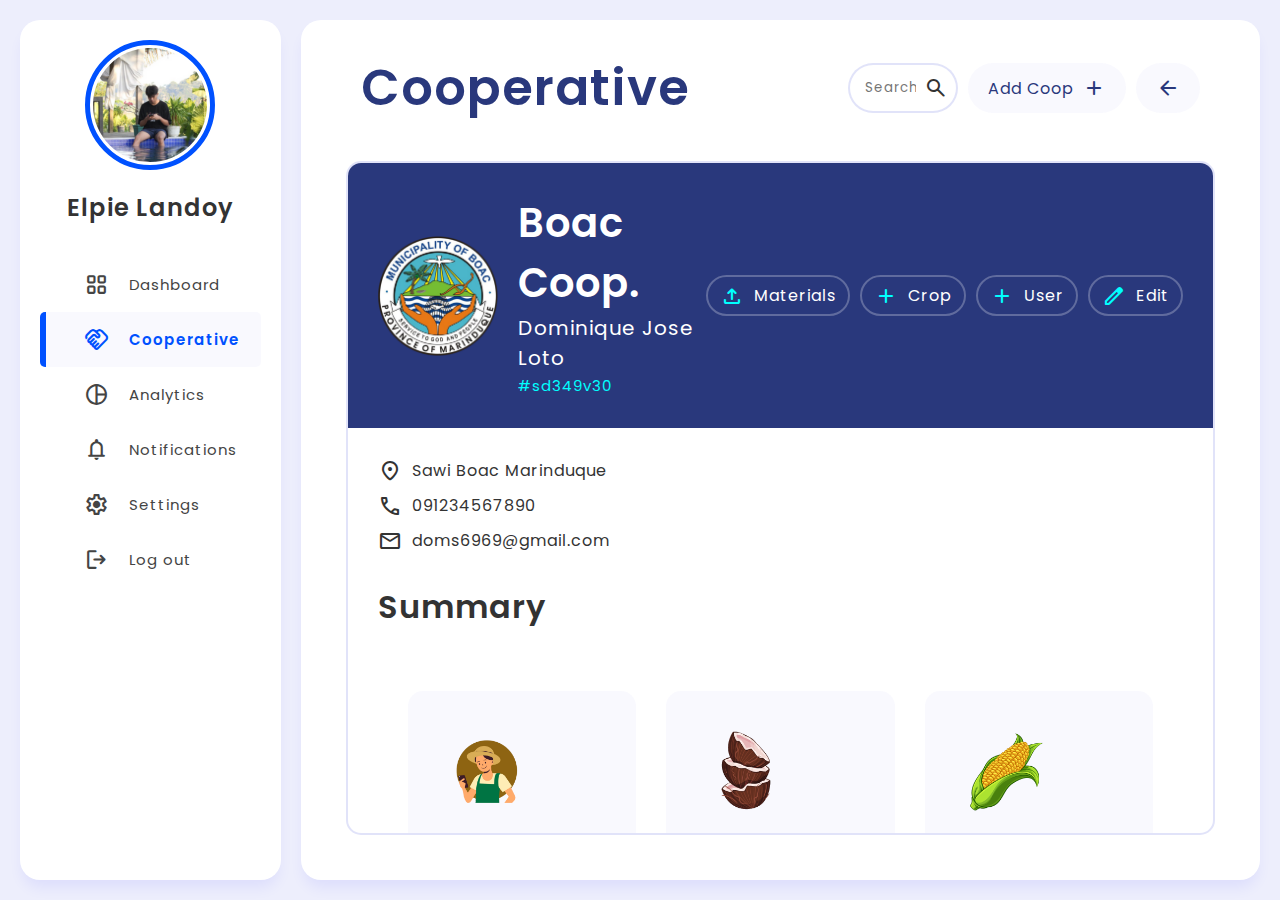
<file: webpages/coop/coop.html>
<!DOCTYPE html>
<html lang="en">
<head>
    <meta charset="UTF-8">
    <meta name="viewport" content="width=device-width, initial-scale=1.0">
    <link rel="stylesheet" href="https://fonts.googleapis.com/css2?family=Material+Symbols+Rounded:opsz,wght,FILL,GRAD@20..48,100..700,0..1,-50..200" />
    <link rel="stylesheet" href="../../design.css">
    <link rel="icon" type="image/x-icon" href="../../images/ftalogo.png">
    <link rel="stylesheet" href="https://lucide.dev/icons/">

    <title>Dashboard - FTA</title>
</head>
<body>
    <!-- Navigational Bar -->
    <span class="material-symbols-rounded menu" onclick="showMenu()">menu</span> 
    <div class="sidebar">
        <!-- Logo -->
       

        <!-- User Profile -->
        <div class="user">
            <img class="profile-pic" src="../../images/profile.png" alt="">
            <h2 id="name">Elpie Landoy</h2>
        </div>

        <!-- Controls -->
        <div class="controls" id = "psidebar">
            <a href="../../dashboard.html"><span class="material-symbols-rounded">grid_view</span><p>Dashboard</p></a>
            <a href="../cooperative.html" class="active"><span class="material-symbols-rounded active-icon">handshake</span><p>Cooperative</p></a>
            <a href="../analytics.html"><span class="material-symbols-rounded">pie_chart</span><p>Analytics</p></a>
            <a href="../notification.html"><span class="material-symbols-rounded">notifications</span><p>Notifications</p></a>
            <!-- <a href="#"><span class="material-symbols-rounded">chat</span><p>Messages</p><p id="count">10</p></a> -->
            <a href="#"><span class="material-symbols-rounded">settings</span><p>Settings</p></a>
            <a href="../../index.html"><span class="material-symbols-rounded">logout</span><p>Log out</p></a>
        </div>
    </div>
    <div class="psidebar" id="sidebar">
        <!-- Logo -->
        <span class="material-symbols-rounded hide"  onclick="hideMenu()">close</span>
        <div class="user">
            <img class="profile-pic" src="../../images/profile.png" alt="">
            <h2 id="name">Elpie Landoy</h2>
        </div>
        <!-- Controls -->
        <div class="controls">
            <a href="../../dashboard.html"><span class="material-symbols-rounded">grid_view</span><p>Dashboard</p></a>
            <a href="../cooperative.html" class="active"><span class="material-symbols-rounded active-icon">handshake</span><p>Cooperative</p></a>
            <a href="../analytics.html"><span class="material-symbols-rounded">pie_chart</span><p>Analytics</p></a>
            <a href="../notification.html"><span class="material-symbols-rounded">notifications</span><p>Notifications</p></a>
            <!-- <a href="#"><span class="material-symbols-rounded">chat</span><p>Messages</p><p id="count">10</p></a> -->
            <a href="#"><span class="material-symbols-rounded">settings</span><p>Settings</p></a>
            <a href="../../index.html"><span class="material-symbols-rounded">logout</span><p>Log out</p></a>
        </div>
    </div>        
     <!-- Main Content -->
     <div class="container">
        <!-- Head -->
        <div class="head">
            <h1>Cooperative</h1>
            <div class="head-control">
                <div class="search">
                    <input type="text" placeholder="Search">
                    <span class="material-symbols-rounded">search</span>
                </div>
                <a href="#"><p>Add Coop</p><span class="material-symbols-rounded">add</span></a>
                <a id="backBtn"><span class="material-symbols-rounded">arrow_back</span></a>
            </div>
        </div>
        
                <!-- Content -->
                <div class="content">
                    
                    <div class="coop-full-details">
                        <div class="coop-head">
                            <div class="coop-prof">
                                <img src="../../images/Coop profile/boac.png" alt="" width="120px">
                                <div class="coop-name-owner">
                                    <h1 id="coop-name">Boac Coop.</h1>
                                    <p>Dominique Jose Loto</p>
                                    <small id="coop-id">#sd349v30</small>
                                </div>
                            </div>
                            
                            <div class="coop-adds">
                                <button><a href="#"><span class="material-symbols-rounded">upload</span><p>Materials</p></a></button>
                                <button><a href="#"><span class="material-symbols-rounded">add</span><p>Crop</p></a></button>
                                <button><a href="#"><span class="material-symbols-rounded">add</span><p>User</p></a></button>
                                <button><a href="#"><span class="material-symbols-rounded">edit</span><p>Edit</p></a></button>
                            </div>
                        </div>
                        <div class="coop-body">
                            <div class="coop-contacts">
                                <p><span class="material-symbols-rounded">location_on</span><span>Sawi Boac Marinduque</span></p>
                                <p><span class="material-symbols-rounded">call</span><span>091234567890</span></p>
                                <p><span class="material-symbols-rounded">mail</span><span>doms6969@gmail.com</span></p>
                            </div>
                            <h1>Summary</h1>
                            <div class="coop-summary">
                                <div class="farmers">
                                    <img src="../../images/1.png" alt="" width="">
                                    <p>Total Registered<br><span class="highlight">Farmers</span></p>
                                    <h2>6572</h2>
                                </div>
        
                                <div class="total-users">
                                    <img src="../../images/4.png" alt="" width="">
                                    <p>Copra<br><span class="highlight">Produced</span></p>
                                    <h2>2435</h2>
                                </div>
        
                                <div class="total-milk">
                                    <img src="../../images/5.png" alt="" width="">
                                    <p>Main Source of<br><span class="highlight">Corn</span></p>
                                    <h2>2232</h2> 
                                </div>
                            </div>
                        </div>
                    </div>
                    
                </div>
            </div>
            <script src="../../script.js"></script>
        
        </body>
        </html>
</file>
<file: design.css>
@import url('https://fonts.googleapis.com/css2?family=Poppins:ital,wght@0,100;0,200;0,300;0,400;0,500;0,600;0,700;0,800;0,900;1,100;1,200;1,300;1,400;1,500;1,600;1,700;1,800;1,900&family=Questrial&display=swap');

/*--------------------------------------SIDE BAR-------------------------------------- */
*{
    padding: 0;
    margin: 0;
    box-sizing: border-box;
    font-family: 'Poppins', sans-serif;
    color: var(--font-color);
    letter-spacing: 1px;
    text-decoration: none;
    list-style: none;
}

:root{

    --primary-color: #29387C;
    --secondary-color: #4B60BD;
    --accent-color: #FEF200;
    --base-color: #002768;
    --background-color: rgba(134, 144, 233, 0.15);
    --shadow: 0px 2px 10px -2px rgba(0, 4, 255, 0.070);
    --shadow2: 0px 10px 15px -3px rgba(0, 4, 255, 0.070);
    --active-background: rgba(134, 144, 233, 0.05);
    --active: rgb(0, 81, 255);

    --font-size: 1rem;
    --font-color: #333333;
    --gap: 20px;

    --radius: 2rem;
    --border: 2px solid rgba(134, 144, 233, 0.25);

    --transition: 0.3s ease;
}

p{
    font-size: var(--font-size);
    color: var(--font-color)S;
}

.material-symbols-rounded{
    color: var(--font-color);
}

body{
    position: relative;
    padding: 20px;
    display: flex;
    align-items: center;
    justify-content: space-between;
    gap: var(--gap);
    width: 100%;
    height: 100vh;
    background: var(--background-color);
    overflow-x: hidden;
}

/* Navigational Bar */

.sidebar{
    background: white;
    width: 330px;
    height: 100%;
    display: flex;
    flex-direction: column;
    align-items: center;
    gap: 2rem;
    padding: 20px;
    border-radius: 20px;
    box-shadow: var(--shadow2);
    /* justify-content: space-between; */
}

/* Logo */
.sidebar .logo{
    width: 275px;
    
}

/* User Profile*/
.sidebar .user{
    width: 100%;
    height: fit-content;
    display: flex;
    flex-direction: column;
    align-items: center;
    gap: 20px;
}
.sidebar .user .profile-pic{
    width: 130px;
    border-radius: 100px;
    padding: 3px;
    border: 5px solid var(--active)
}

.sidebar .user h2{
    font-weight: 600;
    color: var(--font-color);
    font-family: 25px;
}

/* Controls */

/* .material-symbols-rounded {
  font-variation-settings:
  'FILL' 1,
  'wght' 400,
  'GRAD' 0,
  'opsz' 24
} */

.sidebar .controls{
    display: flex;
    flex-direction: column;
    align-items: center;
    width: 100%;
    height: fit-content;

}

.controls a{
    color: rgb(68, 68, 68);
    position: relative;
    width: 100%;
    height: fit-content;
    display: flex;
    align-items: center;
    justify-content: start;
    font-weight: 400;
    gap: 20px;
    padding: 15px 0 15px 38px;
    border-left: 6px solid rgba(0, 0, 255, 0);
    border-radius: 5px;
    transition: var(--transition);
}
.controls a p{
    font-size: 15px;
}



.controls span{
    font-size: 25px;
    color: rgb(68, 68, 68);
    /* color: #6a6a6a; */
    font-weight: 400;
    transition: var(--transition);
}

.controls #count{
    position: absolute;
    right: 20px;
    background-color: rgb(255, 0, 119);
    padding: 0 2px;
    width: 10px;
    height: 10px;
    text-align: center;
    border-radius: 50%;
    letter-spacing: 0;
}

/* Active */
.controls .active{
    color: var(--active);
    font-weight: 600;
    background-color: var(--active-background);
    border-left: 6px solid var(--active);
    transition: var(--transition);
}

.controls .active-icon{
    color: var(--active);
    transition: var(--transition);

}

.controls a:hover :where(p, span){
    color: var(--active);

}

.psidebar{
    display: none;
}
.menu{
    display: none;
}
@media (max-width: 680px){
    body{
        padding: 0;
        flex-direction: column;
    }
    .menu{
        display: flex;
        position: fixed;
        top: 1rem;
        left:1rem;
        z-index: 99;
    }
    .sidebar{
        display: none;
    }
    .psidebar{
        position: fixed;
        top: 0;
        left: -17rem;
        display: flex;
        align-items: center;
        flex-direction: column;
        width: 230px;
        height: 100%;
        backdrop-filter: blur(60px);
        border-radius: 2rem 0 0 2rem;
        z-index: 9999;
        padding: 1rem;
        gap: 4rem;
        transition: var(--transition);
        background-color: #fff;
    }
    .psidebar .controls{
        padding: 0;
    }
    
    .psidebar .controls a{
        padding: 0.8rem;
        gap: .8rem;
    }
    .psidebar .controls a p{
        font-size: .8rem;
    }

    .psidebar .hide{
        width: 100%;
        text-align: left;
    }
    .psidebar .logo{
        width: 100%;
    }
    .psidebar .user .profile-pic{
        width: 130px;
        border-radius: 100px;
        padding: 3px;
        border: 5px solid var(--active)
    }
    .psidebar .user{
        width: 100%;
        height: fit-content;
        display: flex;
        flex-direction: column;
        align-items: center;
        gap: 1rem;
    }
    .psidebar .user h2{
        font-size: 1.5rem;
    }

}




/* Main Content */
.container{
    background: white;
    width: 100%;
    height: 100%;
    display: flex;
    flex-direction: column;
    align-items: center;
    gap: 20px;
    padding: 15px 30px 30px;
    border-radius: 20px;
    box-shadow: var(--shadow2);
}

/* Head */
.head{
    display: flex;
    padding: 15px 30px 0 30px;
    align-items: center;
    justify-content: space-between;
    width: 100%;
    height: auto;
}
.head h1{
    font-weight: 600;
    color: var(--primary-color);
    font-size: 50px;
}
.head .head-control{
    display: flex;
    align-items: center;
    gap: 10px;
    width: fit-content;
    height: max-content;
}
.head-control .search{
    position: relative;
    display: flex;
    align-items: center;
    justify-content: end;
}
.head-control .search input{
    display: flex;
    align-items: center;
    justify-content: center;
    padding: 5px 40px 5px 15px;
    outline: none;
    border: none;
    background-color: white;
    border: var(--border);
    border-radius: 100px;
    height: 50px;
    width: 110px;
    transition: var(--transition);
}
.head-control .search span{
    position: absolute;
    right: 10px;
}
.head-control .search input:focus{
    width: 100%;
    border: 2px solid var(--secondary-color);
    box-shadow: var(--shadow2);
}


.head-control a{
    display: flex;
    align-items: center;
    justify-content: center;
    padding: 5px 20px;
    outline: none;
    border: none;
    color: white;
    border-radius: 100px;
    gap: 8px;
    height: 50px;
    width: auto;
    transition: var(--transition);
}


.head-control a:hover{
    transform: scale(1.05);
    cursor: pointer;
    background-color: rgba(134, 144, 233, 0.2);
}

#date{
    border: var(--border);
    padding: 12px;
    border-radius: 50px;
    transition: var(--transition);
}
input[type="date"]:focus {
  border-color: blue; /* Blue border color when focused */
}

.head-control a{
    background-color: var(--active-background);
    transition: var(--transition);
}
.head-control a :where(p, .material-symbols-rounded){
    color: var(--primary-color);
    transition: var(--transition);
}
@media (max-width: 680px) {
    .container {
        padding: inherit;
        margin-top: 100px;
        gap: 0px;
    }

    .container .head {
        position: fixed;
        top: 0rem;
        flex-direction: column;
        align-items: center;
        background-color: white;
        z-index: 10;
        padding: -10rem;
    }

    .container .head h1 {
        font-size: 2rem;
    }
    

    .container .head input[type="date"], .container .head a {
        display: none;
    }

    .coop-summary .farmers {
        margin-top: 50px;
        margin-bottom: 10px;
        flex-direction: column;
        align-items: center; /* Ensure content is centered in mobile view */
    }

    .coop-summary .total-users, .totalx {
        margin-top: 22px;
        flex-direction: column;
        align-items: center; /* Ensure content is centered in mobile view */
    }


    .corn img, .copra img {
        margin-right: 5px; 
    }
}
/* ----------------------- Cooperative ----------------------- */

.content{
    position: relative;
    padding: 15px;
    width: 100%;
    height: 100%;
    gap: 30px;
    display: flex;
    flex-wrap: wrap;
    align-content: flex-start;
    overflow-y: auto;
    overflow-x: hidden;
}


/* Cooperative Container */
.content .coop-con{
    position: relative;
    flex: 1 0 400px;
    display: flex;
    flex-direction: column;
    align-items: center;
    max-width: 440px;
    height: 375px;
    background-color: white;
    border-radius: 15px;
    border: var(--border);
    overflow: hidden;
    box-shadow: var(--shadow);
    transition: var(--transition);
    cursor: pointer;
}

.content .coop-con:hover{
    scale: 1.02;
    
}

.coop-con .color{
    display: flex;
    justify-content: end;
    padding: 15px 5px;
    width: 100%;
    height: 40%;
    background-color: var(--primary-color);
}

.color span{
    font-size: 45px;
    font-weight: 900;
    color: white;
}

.coop-con .coop-profile{
    position: absolute;
    top: 23.3%;
    width: 120px;
    border-radius: 150px;
    box-shadow: var(--shadow2);
}

.coop-con .coop-details{
    position: relative;
    top: 24.5%;
    text-align: center;
    height: auto;
    display: flex;
    flex-direction: column;
    align-items: center;
    gap: 7px;
}

.coop-con .coop-details h2{
    font-weight: 600;
    font-size: 30px;
}

.coop-con .coop-details h3{
    font-weight: 400;
    font-size: 20px;
}


@media (max-width: 680px) {
    .content{
        padding: 1px;
        max-width: fit-content;
        margin-top: 10px;
    }
    
}







/* ----------------------- Coop full details ----------------------- */

.coop-full-details{
    width: 100%;
    height: 100%;
    /* background: var(--active-background); */
    background: white;
    display: flex;
    flex-direction: column;
    overflow: hidden;
    border-radius: 15px;
    border: var(--border);
}
.coop-full-details .coop-head{
    display: flex;
    align-items: center;
    justify-content: space-between;
    padding: 30px;
    background: var(--primary-color);
}

.coop-full-details .coop-head .coop-prof{
    display: flex;
    align-items: center;
    gap: 20px;
    width: fit-content;
    height: fit-content;
}

.coop-head .coop-prof .coop-name-owner :where(h1, p,){
    color: white;
}
.coop-head .coop-prof .coop-name-owner h1{
    font-size: 40px;
    font-weight: 600;
}
.coop-head .coop-prof .coop-name-owner p{
    font-size: 20px;
}
.coop-head .coop-prof .coop-name-owner small{
    color: aqua;
    font-size: 15px;
}

/* Coop-body */

.coop-full-details .coop-body{
    width: 100%;
    height: 100%;
    padding: 30px;
    display: flex;
    flex-direction: column;
    gap: 30px;
    overflow-x: hidden;
    overflow-y: auto;
}
.coop-body .coop-contacts{
    display: flex;
    flex-direction: column;
    gap: 10px;
}
.coop-body .coop-contacts > p{
    display: flex;
    align-items: center;
    gap: 10px;
}

.coop-full-details .coop-body .coop-summary{
    width: 100%;
    height: 100%;
    display: flex;
    gap: 30px;
    flex-wrap: nowrap;
}
.coop-full-details .coop-body h1{
    font-weight: 600;
}

.coop-body .coop-summary > div{
    background-color: var(--active-background);
    flex: 1 0 200px;
    max-height: 400px;
    padding: 40px;
    border-radius: 15px;
    display: flex;
    flex-direction: column;
    gap: 20px;
}

.coop-body .coop-summary div > img{
    height: 80px;
    width: fit-content;
}

.coop-body .coop-summary div > h2{
    font-size: 40px;
    font-weight: 600;
}
.coop-body .coop-summary div p{
    font-size: 20px;
}
.coop-body .coop-summary div p > .highlight{
    color: var(--primary-color);
    font-size: 25px;
    font-weight: 500;
}

.coop-body .coop-summary div h2 small{
    font-size: 25px;
    font-weight: 400;
}








/* ----------------------- Coop Adds ----------------------- */
.coop-full-details .coop-head .coop-adds{
    display: flex;
    align-items: center;
    gap: 10px;
    width: fit-content;
    height: fit-content;
    
}

.coop-full-details .coop-head .coop-adds span{
    color: aqua;
}
.coop-full-details .coop-head .coop-adds :where(label, button){
    background-color: white;
    width: fit-content;
    height: fit-content;
    display: flex;
    align-items: center;
    gap: 10px;
    padding: 6px 12px;
    cursor: pointer;
    border-radius: var(--radius);
    border: 2px solid rgba(255, 255, 255, 0.26);
    background-color: #ffffff00;
    color: white;
    font-size: 16px;
    transition: .3s ease;
}

.coop-full-details .coop-head .coop-adds button a{
    display: flex;
    align-items: center;
    gap: 10px;
}
.coop-full-details .coop-head :where(span, p){
    color: white;
}

.custom-file-upload:hover {
background-color: #e9e9e9;
}

#file-upload {
display: none;
}

.coop-full-details .coop-head .coop-adds :where(label, button):hover{
    transform: scale(1.05);
    background-color: rgba(255, 255, 255, 0.226);
}





/* ----------------------- Notifications ----------------------- */
.notification{
    width: 100%;
    height: 100%;
    display: flex;
    flex-direction: column;
    overflow-x: hidden;
    overflow-y: auto;
    gap: 10px;
    padding: 30px;
    /* background-color: var(--active-background); */
}

#filter{
    display: flex;
    align-items: center;
    justify-content: center;
    padding: 5px 20px;
    outline: none;
    border: none;
    background-color: rgb(222, 222, 239);
    color: var(--font-color);
    border-radius: 100px;
    gap: 8px;
    height: 50px;
    width: auto;
    transition: var(--transition);
    
}

#filter span{
    color: var(--font-color);
}

.notification .notif{
    display: flex;
    align-items: center;
    justify-content: space-between;
    width: 100%;
    height: fit-content;
    gap: 20px;
    background-color: rgba(134, 144, 233, 0.1);
    padding: 20px;
    border-radius: 20px;
    transition: var(--transition);
}

.notification .notif .notif-details{
    display: flex;
    flex-direction: column;
    gap: 3px;
    width: 100%;
}

.notification .notif .notif-details p{
    text-align: left;
    width: 100%;
}
.notification .notif .notif-details h3{
    font-size: 25px;
    font-weight: 600;
}
.notification .notif .notif-details #time{
    font-size: 15px;
    color: gray;
}


.notification .notif #close{
    outline: none;
    border: none;
    width: auto;
    height: auto;
    background-color: #00266800;
    align-self: flex-start;
    cursor: pointer;
}

.notification .notif:hover{
    transform: scale(1.02);
    cursor: pointer;
    background-color: rgba(134, 144, 233, 0.3);
    box-shadow: var(--shadow2);
}



.content .add-user-form{
    display: flex;
    align-items: center;
    justify-content: space-between;
    gap: 60px;
    width: 100%;
    height: auto;
    
}
.content .add-user-form form{
    display: flex;
    flex-direction: column;
    justify-content: space-between;
    gap: 40px;
    width: 100%;
    height: fit-content;
    padding: 30px;
    border-radius: 15px;
    box-shadow: var(--shadow2);
    border: var(--border);
}
.content .add-user-form form h1{
    font-size: 40px;
    font-weight: 600;
}
.add-user-form form > div{
    background-color: white;
    /* border-radius: 15px;
    padding: 20px; */
    display: flex;
    gap: 15px;
    flex-direction: column;
}

.content .add-user-form img{
    width: 700px;
    height: auto;
    mix-blend-mode: darken;
}

.add-user-form form :where(div input, select, textarea){
    width: 100%;
    outline: none;
    border: var(--border);
    padding: 9px 15px;
    font-size: 15px;
    border-radius: 10px;
    transition: .3s ease;
    color: var(--font-color);
}
.add-user-form form .basic-info-user > div{
    display: flex;
    gap: 15px;
    align-items: center;
    justify-content: space-between;
    
}
.add-user-form form > div h3{
    font-size: 20px;
    font-weight: 500;
}
.add-user-form form > div input:hover{
    border: 2px solid var(--secondary-color);
}
.add-user-form form > div input:focus, select:focus, textarea:focus{
    border: 2px solid var(--secondary-color);
    box-shadow: var(--shadow2)
}
.add-user-form form > button{
    background-color: #002768;
    outline: none;
    border: none;
    color: white;
    padding: 10px;
    width: 100%;
    height: auto;
    font-size: 15px;
    border-radius: 10px;
    transition: .3s ease;
}

.breed-weight{
    display: flex;
    align-items: center;
    gap: 15px;
}

/*----------------------- Upload Materials ---------------------------*/
.select-coop{
    display: flex;
    flex-wrap: wrap;
    background-color: var(--active-background);
    padding: 20px;
    border-radius: 15px;
}

.select-coop > div{
    flex: 1 0 50px;
    min-width: 150px;
    height: fit-content;
    display: flex;
    gap: 10px;
    align-items: center;
    text-align: left;
}


.select-coop .options label{
    font-size: 15px;
}

input[type="radio"]{
    width: 17px;
    height: 17px;
}
.pic{
    width: 200px;
}
.coop-area{
    margin-top: 20px;
    display: flex;
    flex-direction: column;
    align-items: start;

}
.coop-area h3{
    width: 100%;
}


input[type="radio"]:checked{
    accent-color: var(--primary-color);
}


.clear-upload > button{
    background-color: var(--base-color);
    outline: none;
    border: none;
    color: white;
    padding: 10px;
    width: 100%;
    height: auto;
    font-size: 15px;
    border-radius: 10px;
    transition: .3s ease;
}
.clear-upload > :nth-child(2){
    background-color: var(--background-color);
    color: var(--primary-color);
}




/*  ----------------------- Analytics ----------------------- */ 


.coop-summary{
    width: 100%;
    height: fit-content;
    display: flex;
    gap: 30px;
    flex-wrap: wrap;
    padding: 30px 30px 0 30px;
}

@media (max-width:680px){
    .coop-summary{
        padding-top: 9rem;
    }
}
.coop-body h1{
    font-weight: 600;
}

.coop-summary > div{
    background-color: var(--background-color);
    display: flex;
    flex-direction: column;
    flex: 1 0 200px;
    max-height: 350px;
    padding: 30px;
    border-radius: 15px;
    gap: 20px;
    transition: 0.3s all ease;
}

.coop-summary div > img{
    height: 60px;
    width: fit-content;
}

.coop-summary div > h2{
    font-size: 30px;
    font-weight: 600;
    color: var(--active);
}
.coop-summary div p{
    font-size: 20px;
}
.coop-summary div p > .highlight{
    font-size: 25px;
    font-weight: 600;
}

.coop-summary div h2 small{
    font-size: 25px;
    font-weight: 400;
}




.analytics{
    width: 100%;
    height: 100%;
    display: flex;
    flex-direction: column;
    gap: 30px;
    overflow-x: hidden;
    overflow-y: auto;
}

.analytics .insights{
    width: 100%;
    display: flex;
    flex-wrap: wrap;
    align-items: center;
    padding: 0 30px;
    gap: 30px;
}

.analytics .insights > div{
    flex: 1 0 200px;
    width: 100%;
    background-color: var(--active-background);
    padding: 20px;
    display: flex;
    flex-direction: column;
    gap: 20px;
    border-radius: 15px;
    transition: 0.3s all ease;
}
.analytics .insights > div.healthy{
    background-color: #e4fae6;
}
.analytics .insights > div.unhealthy{
    background-color: #fae0e0;
}
.analytics .insights > div.under-observation{
    background-color: #FFF2EC;
}

.analytics .insights > div .middle{
    display: flex;
    align-items: center;
    gap: 30px;
}

.analytics .insights .progress{
    position: relative;
    width: 92px;
    height: 92px;
    border-radius: 50%;
}

.analytics .insights svg{
    width: 92px;
    height: 92px;
}

.analytics .insights svg circle{
    fill: none;
    stroke: var(--primary-color);
    stroke-width: 7;
    stroke-linecap: round;
    stroke-dasharray: 120;
    stroke-dashoffset: 100;
    transform: translate(5px, 5px);
}

.analytics .insights .healthy svg circle{
    stroke: #55A55E;
    stroke-dashoffset: -30;
    stroke-dasharray: 200;
}

.analytics .insights .unhealthy svg circle{
    stroke: #D83B3B;
    stroke-dashoffset: 10;
    stroke-dasharray: 80;
}

.analytics .insights .under-observation svg circle{
    stroke: #9B715D;
    stroke-dashoffset: 35;
    stroke-dasharray: 110;
}

.analytics .insights .progress .number{
    position: absolute;
    top: 0;
    left: 0;
    width: 100%;
    height: 100%;
    display: flex;
    justify-content: center;
    align-items: center;
}
.analytics .insights > div .middle .right{
    display: flex;
    flex-direction: column;
    gap: 10px;
    width: fit-content;
    height: fit-content;
    
}
.analytics .insights > div .middle .right h2{
    line-height: 25px;
}
.analytics .insights > div .middle .right h3{
    font-weight: 400;
    font-size: 12px;
}


.analytics .insights .healthy .middle .right :where(h3, h2, span){
    color: #55A55E;

}
.analytics .insights .unhealthy .middle .right :where(h3, h2, span){
    color: #D83B3B;
}
.analytics .insights .under-observation .middle .right :where(h3, h2, span){
    color: #9B715D;
}

.analytics .insights > div:hover, .coop-summary > div:hover{
    transform: scale(1.03);
    box-shadow: var(--shadow2);
}


.registeredCoop{
    display: flex;
    gap: 30px;
    flex-wrap: nowrap;
    width: 100%;
    height: 100%;
}
.registeredCoop > div{
    display: flex;
    flex-direction: column;
    gap: 20px;
    width: 100%;
    height: 100%;
    border-radius: 15px;
    padding: 30px;
}
@media (max-width: 680px){
    .registeredCoop{
        flex-direction: column;
    }
}
.registeredCoop > div .box{
    display: flex;
    flex-direction: column;
    gap: 10px;
}
.registeredCoop > div .box div{
    background-color: var(--background-color);
    display: flex;
    align-items: center;
    padding: 10px 20px 10px 10px;
    border-radius: 50px;
    transition: var(--transition);
    justify-content: space-between;
}
.registeredCoop > div .box div h3{
    font-weight: 600;
}

.registeredCoop > div .box div p{
    font-weight: 500;
    font-size: 20px;
    color: var(--active);
}
.registeredCoop .car-gender .box{
    height: 100%;
    gap: 30px;
}
.registeredCoop .car-gender .box > div{
    padding: 0 80px;
    border-radius: 15px;
    width: 100%;
    height: 100%;
}

.registeredCoop > div .box div:hover{
    transform: scale(1.05);
    box-shadow: var(--shadow2);
}
.registeredCoop div h2{
    font-size: 25px;
    font-weight: 600;
    text-align: center;
}

.linegraph{
    width: 100%;
    height: 450px;
    padding: 30px;

}
.bar-donut{
    display: flex;
    align-items: center;
    gap: 30px;
    width: 100%;
    height: 450px;
    padding: 30px;
}

.bar-donut :where(.bar, .donut){
    width: 50%;
    height: 100%;
}

@media (max-width: 680px){
    .linegraph{
        width: 100%;
        height: 450px;
        padding: 30px;
        flex-direction: column;
    }
    .bar-donut{
        display: flex;
        align-items: center;
        gap: 30px;
        width: 100%;
        height: 450px;
        padding: 30px;
        flex-direction: column;
    }
    
    .bar-donut :where(.bar, .donut){
        width: 50%;
        height: 100%;
    }
}





/* ----------------------- Aside -----------------------*/
aside{
    background: white;
    width: 30%;
    height: 100%;
    display: flex;
    flex-direction: column;
    gap: 30px;
    padding: 20px;
    border-radius: 20px;
    justify-content: flex-start;
    box-shadow: var(--shadow2);
    
}

aside > div {
    display: flex;
    flex-direction: column;
    gap: 10px;
    width: 100%;
    height: 100%;
    border-radius: 15px;
    overflow: hidden;
    overflow-y: auto;
}
aside > div .recUp-con {
    width: 100%;
    height: 100%;
    border-radius: 15px;
    padding: 15px;
    overflow-y: auto;
}
aside > div .recUp-con .recUp{
    display: flex;
    align-items: flex-start;
    width: 100%;
    gap: 20px;
    padding: 10px;
}
aside > div .recUp-con .recUp img{
    width: 40px;
}
aside > div .recUp-con .recUp .recUp-details{
    text-align: left;
}
aside > div h2{
    font-weight: 600;
    font-size: 20px;
    text-align: center;
}
aside > div .recUp-con .recUp .recUp-details p{
    font-size: 12px;
    text-align: left;
}
aside > div .recUp-con .recUp .recUp-details p span{
    font-size: 12px;
    font-weight: 600;
}
aside > div .recUp-con .recUp .recUp-details small{
    font-size: 10px;
    text-align: left;
}

aside > div .recUp-con .top-performer{
    display: flex;
    align-items: center;
    width: 100%;
    height: fit-content;
    gap: 15px;
    padding: 20px 10px;
    justify-content: space-between;
}

aside > div .recUp-con .top-performer h1{
    font-weight: 600;
    font-size: 20px;
}
.coopDetails{
    display: flex;
    align-items: center;
    gap: 20px;
    width: 100%;
    height: fit-content;
    justify-content: space-between;
}
.coopDetails p{
    font-weight: 500;
}
aside > div .recUp-con .top-performer .performance{
    display: flex;
    flex-direction: column;
    align-items: center;
}
aside > div .recUp-con .top-performer .performance :where(h4, span){
    line-height: 20px;
    font-weight: 500;
    color: var(--active);
}
@media (max-width:680px) {
    aside{
        width: 100%;
        display: none;
    }
}


::-webkit-scrollbar{
    width: 7px;
}

::-webkit-scrollbar-track{
    background-color: transparent;
}

::-webkit-scrollbar-thumb{
    background-color: rgba(134, 144, 233, 0.25);;
    border-radius: 50px;
    cursor: -webkit-grabbing;
    transition: var(--transition);
}
::-webkit-scrollbar-thumb:hover{
    background-color: rgba(134, 144, 233, 1);
}


/* ----------------------- Cooperative ----------------------- */

.content{
    position: relative;
    padding: 15px;
    width: 100%;
    height: 100%;
    gap: 30px;
    display: flex;
    flex-wrap: wrap;
    align-content: flex-start;
    overflow-y: auto;
    overflow-x: hidden;
}


/* Cooperative Container */
.content .coop-con{
    position: relative;
    flex: 1 0 400px;
    display: flex;
    flex-direction: column;
    align-items: center;
    max-width: 440px;
    height: 375px;
    background-color: white;
    border-radius: 15px;
    border: var(--border);
    overflow: hidden;
    box-shadow: var(--shadow);
    transition: var(--transition);
    cursor: pointer;
}

.content .coop-con:hover{
    scale: 1.02;
    
}

.coop-con .color{
    display: flex;
    justify-content: end;
    padding: 15px 5px;
    width: 100%;
    height: 40%;
    background-color: var(--primary-color);
}

.color span{
    font-size: 45px;
    font-weight: 900;
    color: white;
}

.coop-con .coop-profile{
    position: absolute;
    top: 23.3%;
    width: 120px;
    border-radius: 150px;
    box-shadow: var(--shadow2);
}

.coop-con .coop-details{
    position: relative;
    top: 24.5%;
    text-align: center;
    height: auto;
    display: flex;
    flex-direction: column;
    align-items: center;
    gap: 7px;
}

.coop-con .coop-details h2{
    font-weight: 600;
    font-size: 30px;
}

.coop-con .coop-details h3{
    font-weight: 400;
    font-size: 20px;
}

@media (max-width: 680px) {
    .content .coop-con {
        padding: 0px;
        max-width: 100%;
        margin: 0 auto; 
        margin-top: 0px;
    }

    .content .color{
        max-width: 100%;
    }

    .coop-full-details {
        display: flex;
        flex-direction: column;
        align-items: center;
    }

    .coop-head {
        display: flex;
        flex-direction: column;
        align-items: center;
        text-align: center;
    }

    .coop-prof {
        display: flex;
        flex-direction: column;
        align-items: center;
    }

    .coop-name-owner h1, 
    .coop-name-owner p, 
    .coop-name-owner small {
        margin: 5px 0;
    }

    .coop-adds {
        display: flex;
        flex-wrap: wrap;
        justify-content: center;
        gap: 8px;
        margin-top: 10px;
    }

    .coop-adds button {
        flex: 1 1 calc(50% - 20px);
        margin: 5px;
    }

    .coop-body {
        width: 100%;
    }

    .coop-contacts {
        display: flex;
        flex-direction: column;
        align-items: center;
    }

    .coop-contacts p {
        margin: 5px 0;
    }

    .coop-summary {
        display: flex;
        flex-direction: column;
        align-items: center;
        gap: 1px;
        margin-top: -150px;
    }

    .coop-summary > div {
        width: 100%;
        text-align: center;
    }

    .coop-summary img {
        max-width: 80px;
        height: auto;
    }

    .coop-summary h2 {
        font-size: 24px;
    }
    
    .coop-con {
        max-width: 100%;
    }
}




@media (max-width: 680px) {
    .notification {
        padding-top: 1px;
        display: flex;
        flex-direction: column;
        align-items: center;
        position: relative; 
    }

    .notif {
        position: relative; 
        display: flex;
        flex-direction: column;
        align-items: center;
        margin-bottom: 20px;
        width: 100%;
        max-width: 300px;
    }

    .notif img {
        width: 70px;
        margin-bottom: 15px; 
    }

    .notif-details {
        text-align: center; 
    }

    .notif-details p {
        font-size: 15px;
        text-align: center;
        margin-top: 5px; 
    }

    .notif-details h3 {
        font-size: 14px; 
        margin-bottom: 5px; 

    }
}
</file>
